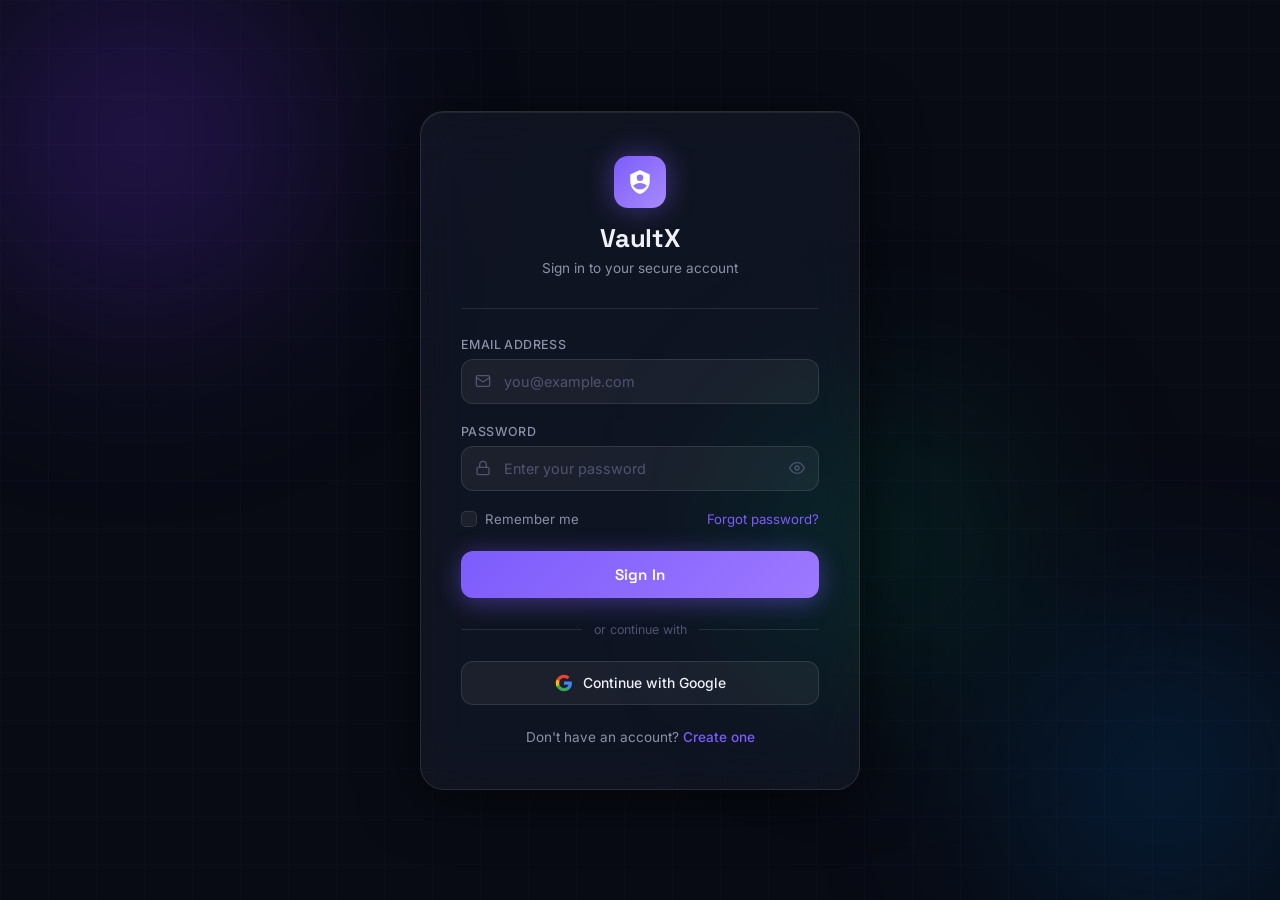
<file: login.html>
<!DOCTYPE html>
<html lang="en">
<head>
  <meta charset="UTF-8" />
  <meta name="viewport" content="width=device-width, initial-scale=1.0" />
  <title>VaultX— Sign In</title>
  <link rel="stylesheet" href="style.css" />
</head>
<body>

  <!-- Animated background -->
  <div class="bg-scene">
    <div class="blob blob-1"></div>
    <div class="blob blob-2"></div>
    <div class="blob blob-3"></div>
  </div>

  <!-- Toast notification -->
  <div class="toast" id="toast">
    <span class="toast-dot"></span>
    <span class="toast-msg"></span>
  </div>

  <div class="page">
    <div class="card">

      <!-- Brand -->
      <div class="brand">
        <div class="brand-icon">
          <svg viewBox="0 0 24 24" xmlns="http://www.w3.org/2000/svg">
            <path d="M12 1L3 5v6c0 5.55 3.84 10.74 9 12 5.16-1.26 9-6.45 9-12V5l-9-4zm0 4a3 3 0 1 1 0 6 3 3 0 0 1 0-6zm0 14c-2.67 0-5.01-1.37-6.4-3.44A9.04 9.04 0 0 1 12 13c2.34 0 4.47.9 6.4 2.56C16.99 17.62 14.67 19 12 19z"/>
          </svg>
        </div>
        <h1>VaultX</h1>
        <p>Sign in to your secure account</p>
      </div>

      <div class="divider"></div>

      <!-- Login Form -->
      <form id="loginForm" novalidate>

        <!-- Email -->
        <div class="form-group" id="fg-email">
          <label for="email">Email address</label>
          <div class="input-wrap">
            <span class="input-icon">
              <svg width="16" height="16" viewBox="0 0 24 24" fill="none" stroke="currentColor" stroke-width="2" stroke-linecap="round" stroke-linejoin="round">
                <rect x="2" y="4" width="20" height="16" rx="2"/>
                <path d="m22 7-8.97 5.7a1.94 1.94 0 0 1-2.06 0L2 7"/>
              </svg>
            </span>
            <input type="email" id="email" name="email" placeholder="you@example.com" autocomplete="email" />
          </div>
          <span class="error-msg">
            <svg width="12" height="12" viewBox="0 0 24 24" fill="currentColor"><path d="M12 2C6.48 2 2 6.48 2 12s4.48 10 10 10 10-4.48 10-10S17.52 2 12 2zm1 15h-2v-2h2v2zm0-4h-2V7h2v6z"/></svg>
            Please enter a valid email address.
          </span>
        </div>

        <!-- Password -->
        <div class="form-group" id="fg-password">
          <label for="password">Password</label>
          <div class="input-wrap">
            <span class="input-icon">
              <svg width="16" height="16" viewBox="0 0 24 24" fill="none" stroke="currentColor" stroke-width="2" stroke-linecap="round" stroke-linejoin="round">
                <rect x="3" y="11" width="18" height="11" rx="2" ry="2"/>
                <path d="M7 11V7a5 5 0 0 1 10 0v4"/>
              </svg>
            </span>
            <input type="password" id="password" name="password" placeholder="Enter your password" class="has-toggle" autocomplete="current-password" />
            <button type="button" class="toggle-pw" id="togglePw" aria-label="Toggle password visibility">
              <svg id="eyeIcon" width="16" height="16" viewBox="0 0 24 24" fill="none" stroke="currentColor" stroke-width="2" stroke-linecap="round" stroke-linejoin="round">
                <path d="M1 12s4-8 11-8 11 8 11 8-4 8-11 8-11-8-11-8z"/>
                <circle cx="12" cy="12" r="3"/>
              </svg>
            </button>
          </div>
          <span class="error-msg">
            <svg width="12" height="12" viewBox="0 0 24 24" fill="currentColor"><path d="M12 2C6.48 2 2 6.48 2 12s4.48 10 10 10 10-4.48 10-10S17.52 2 12 2zm1 15h-2v-2h2v2zm0-4h-2V7h2v6z"/></svg>
            Password must be at least 6 characters.
          </span>
        </div>

        <!-- Remember me / Forgot -->
        <div class="row-between">
          <label class="checkbox-label">
            <input type="checkbox" id="remember" />
            Remember me
          </label>
          <a href="#" class="link-sm">Forgot password?</a>
        </div>

        <!-- Submit -->
        <button type="submit" class="btn-primary" id="loginBtn">
          <span class="btn-text">Sign In</span>
          <span class="btn-spinner"></span>
        </button>

      </form>

      <!-- OR separator -->
      <div class="or-sep">or continue with</div>

      <!-- Google social -->
      <a href="#" class="btn-social" id="googleBtn">
        <svg width="18" height="18" viewBox="0 0 24 24">
          <path fill="#4285F4" d="M22.56 12.25c0-.78-.07-1.53-.2-2.25H12v4.26h5.92c-.26 1.37-1.04 2.53-2.21 3.31v2.77h3.57c2.08-1.92 3.28-4.74 3.28-8.09z"/>
          <path fill="#34A853" d="M12 23c2.97 0 5.46-.98 7.28-2.66l-3.57-2.77c-.98.66-2.23 1.06-3.71 1.06-2.86 0-5.29-1.93-6.16-4.53H2.18v2.84C3.99 20.53 7.7 23 12 23z"/>
          <path fill="#FBBC05" d="M5.84 14.09c-.22-.66-.35-1.36-.35-2.09s.13-1.43.35-2.09V7.07H2.18C1.43 8.55 1 10.22 1 12s.43 3.45 1.18 4.93l2.85-2.22.81-.62z"/>
          <path fill="#EA4335" d="M12 5.38c1.62 0 3.06.56 4.21 1.64l3.15-3.15C17.45 2.09 14.97 1 12 1 7.7 1 3.99 3.47 2.18 7.07l3.66 2.84c.87-2.6 3.3-4.53 6.16-4.53z"/>
        </svg>
        Continue with Google
      </a>

      <!-- Footer -->
      <div class="form-footer">
        Don't have an account? <a href="signup.html">Create one</a>
      </div>

    </div>
  </div>

  <script src="script.js"></script>
</body>
</html>
</file>
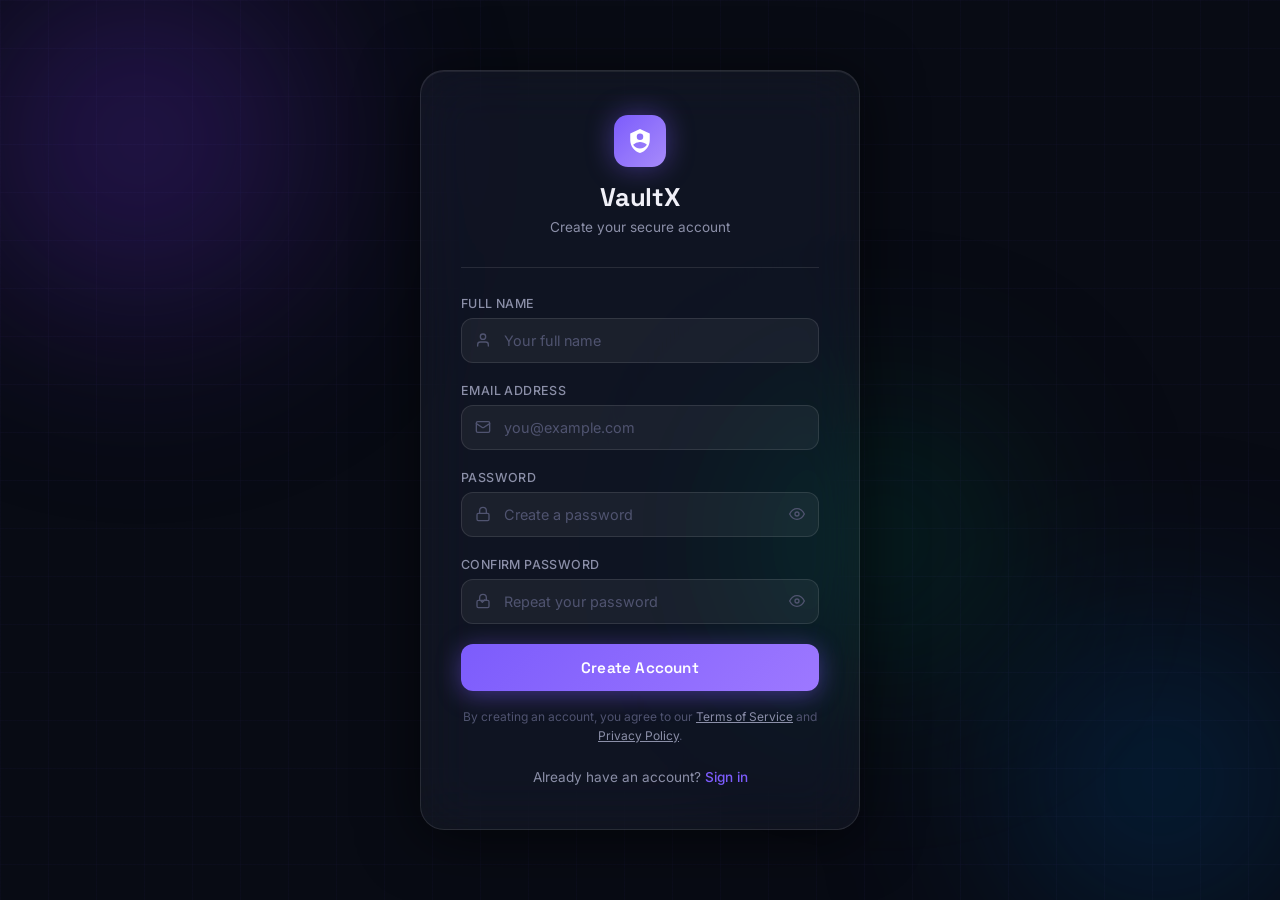
<file: signup.html>
<!DOCTYPE html>
<html lang="en">
<head>
  <meta charset="UTF-8" />
  <meta name="viewport" content="width=device-width, initial-scale=1.0" />
  <title>VaultX — Create Account</title>
  <link rel="stylesheet" href="style.css" />
</head>
<body>

  <!-- Animated background -->
  <div class="bg-scene">
    <div class="blob blob-1"></div>
    <div class="blob blob-2"></div>
    <div class="blob blob-3"></div>
  </div>

  <!-- Toast notification -->
  <div class="toast" id="toast">
    <span class="toast-dot"></span>
    <span class="toast-msg"></span>
  </div>

  <div class="page">
    <div class="card">

      <!-- Brand -->
      <div class="brand">
        <div class="brand-icon">
          <svg viewBox="0 0 24 24" xmlns="http://www.w3.org/2000/svg">
            <path d="M12 1L3 5v6c0 5.55 3.84 10.74 9 12 5.16-1.26 9-6.45 9-12V5l-9-4zm0 4a3 3 0 1 1 0 6 3 3 0 0 1 0-6zm0 14c-2.67 0-5.01-1.37-6.4-3.44A9.04 9.04 0 0 1 12 13c2.34 0 4.47.9 6.4 2.56C16.99 17.62 14.67 19 12 19z"/>
          </svg>
        </div>
        <h1>VaultX</h1>
        <p>Create your secure account</p>
      </div>

      <div class="divider"></div>

      <!-- Signup Form -->
      <form id="signupForm" novalidate>

        <!-- Full Name -->
        <div class="form-group" id="fg-name">
          <label for="name">Full name</label>
          <div class="input-wrap">
            <span class="input-icon">
              <svg width="16" height="16" viewBox="0 0 24 24" fill="none" stroke="currentColor" stroke-width="2" stroke-linecap="round" stroke-linejoin="round">
                <path d="M20 21v-2a4 4 0 0 0-4-4H8a4 4 0 0 0-4 4v2"/>
                <circle cx="12" cy="7" r="4"/>
              </svg>
            </span>
            <input type="text" id="name" name="name" placeholder="Your full name" autocomplete="name" />
          </div>
          <span class="error-msg">
            <svg width="12" height="12" viewBox="0 0 24 24" fill="currentColor"><path d="M12 2C6.48 2 2 6.48 2 12s4.48 10 10 10 10-4.48 10-10S17.52 2 12 2zm1 15h-2v-2h2v2zm0-4h-2V7h2v6z"/></svg>
            Please enter your full name.
          </span>
        </div>

        <!-- Email -->
        <div class="form-group" id="fg-email">
          <label for="email">Email address</label>
          <div class="input-wrap">
            <span class="input-icon">
              <svg width="16" height="16" viewBox="0 0 24 24" fill="none" stroke="currentColor" stroke-width="2" stroke-linecap="round" stroke-linejoin="round">
                <rect x="2" y="4" width="20" height="16" rx="2"/>
                <path d="m22 7-8.97 5.7a1.94 1.94 0 0 1-2.06 0L2 7"/>
              </svg>
            </span>
            <input type="email" id="email" name="email" placeholder="you@example.com" autocomplete="email" />
          </div>
          <span class="error-msg">
            <svg width="12" height="12" viewBox="0 0 24 24" fill="currentColor"><path d="M12 2C6.48 2 2 6.48 2 12s4.48 10 10 10 10-4.48 10-10S17.52 2 12 2zm1 15h-2v-2h2v2zm0-4h-2V7h2v6z"/></svg>
            Please enter a valid email address.
          </span>
        </div>

        <!-- Password -->
        <div class="form-group" id="fg-password">
          <label for="password">Password</label>
          <div class="input-wrap">
            <span class="input-icon">
              <svg width="16" height="16" viewBox="0 0 24 24" fill="none" stroke="currentColor" stroke-width="2" stroke-linecap="round" stroke-linejoin="round">
                <rect x="3" y="11" width="18" height="11" rx="2" ry="2"/>
                <path d="M7 11V7a5 5 0 0 1 10 0v4"/>
              </svg>
            </span>
            <input type="password" id="password" name="password" placeholder="Create a password" class="has-toggle" autocomplete="new-password" />
            <button type="button" class="toggle-pw" id="togglePw" aria-label="Toggle password visibility">
              <svg id="eyeIcon" width="16" height="16" viewBox="0 0 24 24" fill="none" stroke="currentColor" stroke-width="2" stroke-linecap="round" stroke-linejoin="round">
                <path d="M1 12s4-8 11-8 11 8 11 8-4 8-11 8-11-8-11-8z"/>
                <circle cx="12" cy="12" r="3"/>
              </svg>
            </button>
          </div>
          <!-- Password strength -->
          <div class="strength-wrap" id="strengthWrap">
            <div class="strength-bars">
              <div class="strength-bar" id="bar1"></div>
              <div class="strength-bar" id="bar2"></div>
              <div class="strength-bar" id="bar3"></div>
              <div class="strength-bar" id="bar4"></div>
            </div>
            <span class="strength-label" id="strengthLabel">Strength: —</span>
          </div>
          <span class="error-msg">
            <svg width="12" height="12" viewBox="0 0 24 24" fill="currentColor"><path d="M12 2C6.48 2 2 6.48 2 12s4.48 10 10 10 10-4.48 10-10S17.52 2 12 2zm1 15h-2v-2h2v2zm0-4h-2V7h2v6z"/></svg>
            Password must be at least 8 characters.
          </span>
        </div>

        <!-- Confirm Password -->
        <div class="form-group" id="fg-confirm">
          <label for="confirm">Confirm password</label>
          <div class="input-wrap">
            <span class="input-icon">
              <svg width="16" height="16" viewBox="0 0 24 24" fill="none" stroke="currentColor" stroke-width="2" stroke-linecap="round" stroke-linejoin="round">
                <path d="M9 12l2 2 4-4"/>
                <rect x="3" y="11" width="18" height="11" rx="2" ry="2"/>
                <path d="M7 11V7a5 5 0 0 1 10 0v4"/>
              </svg>
            </span>
            <input type="password" id="confirm" name="confirm" placeholder="Repeat your password" class="has-toggle" autocomplete="new-password" />
            <button type="button" class="toggle-pw" id="toggleConfirm" aria-label="Toggle confirm password visibility">
              <svg width="16" height="16" viewBox="0 0 24 24" fill="none" stroke="currentColor" stroke-width="2" stroke-linecap="round" stroke-linejoin="round">
                <path d="M1 12s4-8 11-8 11 8 11 8-4 8-11 8-11-8-11-8z"/>
                <circle cx="12" cy="12" r="3"/>
              </svg>
            </button>
          </div>
          <span class="error-msg">
            <svg width="12" height="12" viewBox="0 0 24 24" fill="currentColor"><path d="M12 2C6.48 2 2 6.48 2 12s4.48 10 10 10 10-4.48 10-10S17.52 2 12 2zm1 15h-2v-2h2v2zm0-4h-2V7h2v6z"/></svg>
            Passwords do not match.
          </span>
        </div>

        <!-- Submit -->
        <button type="submit" class="btn-primary" id="signupBtn">
          <span class="btn-text">Create Account</span>
          <span class="btn-spinner"></span>
        </button>

      </form>

      <!-- Terms -->
      <p class="terms-text">
        By creating an account, you agree to our
        <a href="#">Terms of Service</a> and <a href="#">Privacy Policy</a>.
      </p>

      <!-- Footer -->
      <div class="form-footer">
        Already have an account? <a href="login.html">Sign in</a>
      </div>

    </div>
  </div>

  <script src="script.js"></script>
</body>
</html>
</file>
<file: style.css>
@import url('https://fonts.googleapis.com/css2?family=Inter:wght@300;400;500;600;700&family=Space+Grotesk:wght@400;500;600;700&display=swap');

/* ─── CSS Variables ─────────────────────────────────────────── */
:root {
  --bg-dark:        #080b14;
  --blob-1:         #1a0533;
  --blob-2:         #0d1f3c;
  --blob-3:         #0a2e2a;
  --glass-bg:       rgba(255, 255, 255, 0.04);
  --glass-border:   rgba(255, 255, 255, 0.10);
  --glass-shadow:   0 8px 60px rgba(0, 0, 0, 0.6);
  --accent:         #7c5cfc;
  --accent-2:       #00d4aa;
  --accent-glow:    rgba(124, 92, 252, 0.45);
  --text-primary:   #f0f0f8;
  --text-secondary: #8b8fa8;
  --text-muted:     #505470;
  --input-bg:       rgba(255, 255, 255, 0.05);
  --input-border:   rgba(255, 255, 255, 0.10);
  --input-focus:    rgba(124, 92, 252, 0.6);
  --error:          #ff4d6d;
  --success:        #00d4aa;
  --radius-card:    24px;
  --radius-input:   12px;
  --radius-btn:     12px;
  --transition:     0.3s cubic-bezier(0.4, 0, 0.2, 1);
}

/* ─── Reset ─────────────────────────────────────────────────── */
*, *::before, *::after {
  box-sizing: border-box;
  margin: 0;
  padding: 0;
}

html { scroll-behavior: smooth; }

body {
  font-family: 'Inter', sans-serif;
  background: var(--bg-dark);
  color: var(--text-primary);
  min-height: 100vh;
  display: flex;
  align-items: center;
  justify-content: center;
  overflow: hidden;
  position: relative;
}

/* ─── Animated Background ───────────────────────────────────── */
.bg-scene {
  position: fixed;
  inset: 0;
  z-index: 0;
  overflow: hidden;
}

.blob {
  position: absolute;
  border-radius: 50%;
  filter: blur(90px);
  opacity: 0.55;
  animation: blobFloat 14s ease-in-out infinite alternate;
}

.blob-1 {
  width: 520px; height: 520px;
  background: radial-gradient(circle, #4f23a0, transparent 70%);
  top: -120px; left: -120px;
  animation-duration: 16s;
}
.blob-2 {
  width: 440px; height: 440px;
  background: radial-gradient(circle, #003d70, transparent 70%);
  bottom: -100px; right: -100px;
  animation-duration: 20s;
  animation-delay: -6s;
}
.blob-3 {
  width: 360px; height: 360px;
  background: radial-gradient(circle, #004d3d, transparent 70%);
  top: 40%; left: 55%;
  animation-duration: 18s;
  animation-delay: -3s;
}

@keyframes blobFloat {
  0%   { transform: translate(0, 0) scale(1); }
  33%  { transform: translate(30px, -40px) scale(1.06); }
  66%  { transform: translate(-20px, 30px) scale(0.96); }
  100% { transform: translate(20px, -20px) scale(1.03); }
}

/* grid overlay */
.bg-scene::after {
  content: '';
  position: absolute;
  inset: 0;
  background-image:
    linear-gradient(rgba(124,92,252,0.03) 1px, transparent 1px),
    linear-gradient(90deg, rgba(124,92,252,0.03) 1px, transparent 1px);
  background-size: 48px 48px;
}

/* ─── Page Wrapper ───────────────────────────────────────────── */
.page {
  position: relative;
  z-index: 1;
  width: 100%;
  min-height: 100vh;
  display: flex;
  align-items: center;
  justify-content: center;
  padding: 24px 16px;
  animation: pageFadeIn 0.6s ease both;
}

@keyframes pageFadeIn {
  from { opacity: 0; transform: translateY(18px); }
  to   { opacity: 1; transform: translateY(0); }
}

/* ─── Card ───────────────────────────────────────────────────── */
.card {
  background: var(--glass-bg);
  border: 1px solid var(--glass-border);
  backdrop-filter: blur(28px) saturate(160%);
  -webkit-backdrop-filter: blur(28px) saturate(160%);
  border-radius: var(--radius-card);
  box-shadow: var(--glass-shadow), inset 0 1px 0 rgba(255,255,255,0.07);
  padding: 44px 40px;
  width: 100%;
  max-width: 440px;
}

/* ─── Brand / Logo ───────────────────────────────────────────── */
.brand {
  text-align: center;
  margin-bottom: 32px;
}

.brand-icon {
  display: inline-flex;
  align-items: center;
  justify-content: center;
  width: 52px; height: 52px;
  border-radius: 14px;
  background: linear-gradient(135deg, var(--accent), #a78bfa);
  box-shadow: 0 0 28px var(--accent-glow);
  margin-bottom: 14px;
}

.brand-icon svg {
  width: 26px; height: 26px;
  fill: #fff;
}

.brand h1 {
  font-family: 'Space Grotesk', sans-serif;
  font-size: 1.6rem;
  font-weight: 700;
  letter-spacing: -0.3px;
  color: var(--text-primary);
}

.brand p {
  font-size: 0.85rem;
  color: var(--text-secondary);
  margin-top: 6px;
}

/* ─── Divider ────────────────────────────────────────────────── */
.divider {
  height: 1px;
  background: var(--glass-border);
  margin: 0 0 28px;
}

/* ─── Form ───────────────────────────────────────────────────── */
.form-group {
  position: relative;
  margin-bottom: 20px;
}

.form-group label {
  display: block;
  font-size: 0.78rem;
  font-weight: 500;
  color: var(--text-secondary);
  margin-bottom: 7px;
  letter-spacing: 0.4px;
  text-transform: uppercase;
}

.input-wrap {
  position: relative;
  display: flex;
  align-items: center;
}

.input-wrap .input-icon {
  position: absolute;
  left: 14px;
  color: var(--text-muted);
  pointer-events: none;
  transition: color var(--transition);
  display: flex;
}

.input-wrap input {
  width: 100%;
  background: var(--input-bg);
  border: 1px solid var(--input-border);
  border-radius: var(--radius-input);
  color: var(--text-primary);
  font-family: 'Inter', sans-serif;
  font-size: 0.9rem;
  padding: 13px 14px 13px 42px;
  outline: none;
  transition: border-color var(--transition), box-shadow var(--transition), background var(--transition);
}

.input-wrap input::placeholder { color: var(--text-muted); }

.input-wrap input:focus {
  border-color: var(--accent);
  background: rgba(124, 92, 252, 0.10);
  box-shadow: 0 0 0 4px rgba(124, 92, 252, 0.35), 0 0 18px rgba(124, 92, 252, 0.25);
}

.input-wrap input:focus + .input-icon,
.input-wrap input:focus ~ .input-icon { color: var(--accent); }

/* password toggle */
.toggle-pw {
  position: absolute;
  right: 14px;
  background: none;
  border: none;
  color: var(--text-muted);
  cursor: pointer;
  display: flex;
  padding: 0;
  transition: color var(--transition);
}
.toggle-pw:hover { color: var(--accent); }

/* password field has padding on right too */
.input-wrap input[type="password"],
.input-wrap input.has-toggle {
  padding-right: 42px;
}

/* error state */
.form-group.has-error .input-wrap input {
  border-color: var(--error);
  box-shadow: 0 0 0 3px rgba(255, 77, 109, 0.2);
}

.error-msg {
  font-size: 0.75rem;
  color: var(--error);
  margin-top: 5px;
  display: none;
  align-items: center;
  gap: 4px;
}

.form-group.has-error .error-msg { display: flex; }

/* ─── Password Strength ──────────────────────────────────────── */
.strength-wrap {
  margin-top: 8px;
  display: none;
}

.strength-wrap.visible { display: block; }

.strength-bars {
  display: flex;
  gap: 5px;
  margin-bottom: 5px;
}

.strength-bar {
  flex: 1;
  height: 3px;
  border-radius: 99px;
  background: var(--input-border);
  transition: background 0.35s ease;
}

.strength-bar.weak   { background: #ff4d6d; }
.strength-bar.fair   { background: #ff9f43; }
.strength-bar.good   { background: #ffd32a; }
.strength-bar.strong { background: var(--success); }

.strength-label {
  font-size: 0.72rem;
  color: var(--text-secondary);
}

/* ─── Checkbox row ───────────────────────────────────────────── */
.row-between {
  display: flex;
  align-items: center;
  justify-content: space-between;
  margin-bottom: 24px;
}

.checkbox-label {
  display: flex;
  align-items: center;
  gap: 8px;
  font-size: 0.83rem;
  color: var(--text-secondary);
  cursor: pointer;
  user-select: none;
}

.checkbox-label input[type="checkbox"] {
  appearance: none;
  width: 16px; height: 16px;
  border: 1.5px solid var(--input-border);
  border-radius: 5px;
  background: var(--input-bg);
  cursor: pointer;
  position: relative;
  transition: background var(--transition), border-color var(--transition);
  flex-shrink: 0;
}

.checkbox-label input[type="checkbox"]:checked {
  background: var(--accent);
  border-color: var(--accent);
}

.checkbox-label input[type="checkbox"]:checked::after {
  content: '';
  position: absolute;
  left: 4px; top: 1.5px;
  width: 5px; height: 9px;
  border: 2px solid #fff;
  border-top: none; border-left: none;
  transform: rotate(42deg);
}

.link-sm {
  font-size: 0.83rem;
  color: var(--accent);
  text-decoration: none;
  transition: color var(--transition);
}
.link-sm:hover { color: #a78bfa; text-decoration: underline; }

/* ─── Button ─────────────────────────────────────────────────── */
.btn-primary {
  width: 100%;
  padding: 14px;
  border: none;
  border-radius: var(--radius-btn);
  background: linear-gradient(135deg, var(--accent) 0%, #9d78ff 100%);
  color: #fff;
  font-family: 'Space Grotesk', sans-serif;
  font-size: 0.95rem;
  font-weight: 600;
  letter-spacing: 0.2px;
  cursor: pointer;
  position: relative;
  overflow: hidden;
  transition: transform var(--transition), box-shadow var(--transition);
  box-shadow: 0 4px 24px var(--accent-glow);
}

.btn-primary::before {
  content: '';
  position: absolute;
  inset: 0;
  background: linear-gradient(135deg, rgba(255,255,255,0.18) 0%, transparent 60%);
  opacity: 0;
  transition: opacity var(--transition);
}

.btn-primary:hover {
  transform: translateY(-2px);
  box-shadow: 0 8px 36px var(--accent-glow);
}

.btn-primary:hover::before { opacity: 1; }

.btn-primary:active { transform: translateY(0); }

/* loading state */
.btn-primary.loading {
  pointer-events: none;
  opacity: 0.8;
}

.btn-primary .btn-text { transition: opacity 0.2s; }
.btn-primary .btn-spinner {
  display: none;
  width: 18px; height: 18px;
  border: 2px solid rgba(255,255,255,0.3);
  border-top-color: #fff;
  border-radius: 50%;
  animation: spin 0.7s linear infinite;
  margin: 0 auto;
}

.btn-primary.loading .btn-text { display: none; }
.btn-primary.loading .btn-spinner { display: block; }

@keyframes spin { to { transform: rotate(360deg); } }

/* ─── Footer Nav ─────────────────────────────────────────────── */
.form-footer {
  text-align: center;
  margin-top: 24px;
  font-size: 0.85rem;
  color: var(--text-secondary);
}

.form-footer a {
  color: var(--accent);
  font-weight: 500;
  text-decoration: none;
  transition: color var(--transition);
}

.form-footer a:hover { color: #a78bfa; text-decoration: underline; }

/* ─── OR Separator ───────────────────────────────────────────── */
.or-sep {
  display: flex;
  align-items: center;
  gap: 12px;
  margin: 24px 0;
  color: var(--text-muted);
  font-size: 0.78rem;
}

.or-sep::before,
.or-sep::after {
  content: '';
  flex: 1;
  height: 1px;
  background: var(--glass-border);
}

/* ─── Social Buttons ─────────────────────────────────────────── */
.btn-social {
  width: 100%;
  display: flex;
  align-items: center;
  justify-content: center;
  gap: 10px;
  padding: 12px;
  border-radius: var(--radius-btn);
  background: var(--input-bg);
  border: 1px solid var(--glass-border);
  color: var(--text-primary);
  font-family: 'Inter', sans-serif;
  font-size: 0.87rem;
  font-weight: 500;
  cursor: pointer;
  text-decoration: none;
  transition: background var(--transition), border-color var(--transition), transform var(--transition);
}

.btn-social:hover {
  background: rgba(255,255,255,0.08);
  border-color: rgba(255,255,255,0.18);
  transform: translateY(-1px);
}

/* ─── Terms text ─────────────────────────────────────────────── */
.terms-text {
  font-size: 0.75rem;
  color: var(--text-muted);
  text-align: center;
  margin-top: 16px;
  line-height: 1.6;
}

.terms-text a {
  color: var(--text-secondary);
  text-decoration: underline;
}

/* ─── Toast ──────────────────────────────────────────────────── */
.toast {
  position: fixed;
  top: 24px;
  left: 50%;
  transform: translateX(-50%) translateY(-100px);
  background: rgba(20, 24, 40, 0.95);
  border: 1px solid var(--glass-border);
  border-radius: 12px;
  padding: 12px 20px;
  font-size: 0.85rem;
  color: var(--text-primary);
  display: flex;
  align-items: center;
  gap: 10px;
  z-index: 999;
  transition: transform 0.4s cubic-bezier(0.34, 1.56, 0.64, 1);
  backdrop-filter: blur(12px);
  box-shadow: 0 8px 32px rgba(0,0,0,0.4);
  white-space: nowrap;
}

.toast.show { transform: translateX(-50%) translateY(0); }
.toast.success { border-color: rgba(0, 212, 170, 0.4); }
.toast.error   { border-color: rgba(255, 77, 109, 0.4); }

.toast-dot {
  width: 8px; height: 8px;
  border-radius: 50%;
  flex-shrink: 0;
}
.toast.success .toast-dot { background: var(--success); }
.toast.error   .toast-dot { background: var(--error); }

/* ─── Particle Canvas ────────────────────────────────────────── */
#particleCanvas {
  position: fixed;
  inset: 0;
  z-index: 0;
  pointer-events: none;
}

/* ─── Dashboard ──────────────────────────────────────────────── */
.dash-card {
  background: var(--glass-bg);
  border: 1px solid var(--glass-border);
  backdrop-filter: blur(28px) saturate(160%);
  -webkit-backdrop-filter: blur(28px) saturate(160%);
  border-radius: var(--radius-card);
  box-shadow: var(--glass-shadow), inset 0 1px 0 rgba(255,255,255,0.07);
  padding: 40px 36px;
  width: 100%;
  max-width: 560px;
}

.dash-header {
  display: flex;
  align-items: center;
  justify-content: space-between;
  margin-bottom: 32px;
}

.dash-brand {
  display: flex;
  align-items: center;
  gap: 12px;
}

.dash-brand .brand-icon {
  width: 40px; height: 40px;
  border-radius: 10px;
  margin-bottom: 0;
}

.dash-brand span {
  font-family: 'Space Grotesk', sans-serif;
  font-size: 1.2rem;
  font-weight: 700;
  color: var(--text-primary);
}

.btn-logout {
  display: flex;
  align-items: center;
  gap: 7px;
  padding: 9px 16px;
  border-radius: 10px;
  background: rgba(255,77,109,0.1);
  border: 1px solid rgba(255,77,109,0.25);
  color: #ff4d6d;
  font-family: 'Inter', sans-serif;
  font-size: 0.83rem;
  font-weight: 500;
  cursor: pointer;
  transition: background var(--transition), transform var(--transition);
}
.btn-logout:hover {
  background: rgba(255,77,109,0.2);
  transform: translateY(-1px);
}

.dash-welcome {
  margin-bottom: 28px;
}

.dash-welcome h2 {
  font-family: 'Space Grotesk', sans-serif;
  font-size: 1.5rem;
  font-weight: 700;
  color: var(--text-primary);
  margin-bottom: 4px;
}

.dash-welcome p {
  font-size: 0.85rem;
  color: var(--text-secondary);
}

.stats-grid {
  display: grid;
  grid-template-columns: repeat(3, 1fr);
  gap: 14px;
  margin-bottom: 28px;
}

.stat-card {
  background: rgba(255,255,255,0.04);
  border: 1px solid var(--glass-border);
  border-radius: 16px;
  padding: 20px 16px;
  text-align: center;
  transition: transform var(--transition), border-color var(--transition);
}

.stat-card:hover {
  transform: translateY(-3px);
  border-color: rgba(124,92,252,0.3);
}

.stat-icon {
  font-size: 1.4rem;
  margin-bottom: 10px;
}

.stat-value {
  font-family: 'Space Grotesk', sans-serif;
  font-size: 1.3rem;
  font-weight: 700;
  color: var(--text-primary);
  margin-bottom: 4px;
}

.stat-label {
  font-size: 0.72rem;
  color: var(--text-secondary);
  text-transform: uppercase;
  letter-spacing: 0.4px;
}

.dash-divider {
  height: 1px;
  background: var(--glass-border);
  margin: 0 0 20px;
}

.activity-title {
  font-size: 0.78rem;
  font-weight: 600;
  color: var(--text-secondary);
  text-transform: uppercase;
  letter-spacing: 0.5px;
  margin-bottom: 14px;
}

.activity-list {
  display: flex;
  flex-direction: column;
  gap: 10px;
}

.activity-item {
  display: flex;
  align-items: center;
  justify-content: space-between;
  background: rgba(255,255,255,0.03);
  border: 1px solid var(--glass-border);
  border-radius: 12px;
  padding: 12px 16px;
}

.activity-left {
  display: flex;
  align-items: center;
  gap: 12px;
}

.activity-dot {
  width: 8px; height: 8px;
  border-radius: 50%;
  flex-shrink: 0;
}

.activity-dot.green  { background: var(--success); }
.activity-dot.purple { background: var(--accent); }
.activity-dot.orange { background: #ff9f43; }

.activity-name {
  font-size: 0.85rem;
  color: var(--text-primary);
}

.activity-time {
  font-size: 0.75rem;
  color: var(--text-muted);
}

.activity-amount {
  font-family: 'Space Grotesk', sans-serif;
  font-size: 0.9rem;
  font-weight: 600;
}

.activity-amount.positive { color: var(--success); }
.activity-amount.negative { color: #ff4d6d; }

/* ─── Responsive ─────────────────────────────────────────────── */
@media (max-width: 480px) {
  .card, .dash-card {
    padding: 32px 24px;
    border-radius: 18px;
  }

  .brand h1 { font-size: 1.4rem; }

  .stats-grid { grid-template-columns: repeat(2, 1fr); }
}
@media (max-height: 700px) {
  .card {
    padding: 28px 40px;
  }
  .brand {
    margin-bottom: 20px;
  }
  .brand-icon {
    width: 42px;
    height: 42px;
    margin-bottom: 10px;
  }
  .form-group {
    margin-bottom: 14px;
  }
  .row-between {
    margin-bottom: 16px;
  }
  .or-sep {
    margin: 16px 0;
  }
}
</file>
